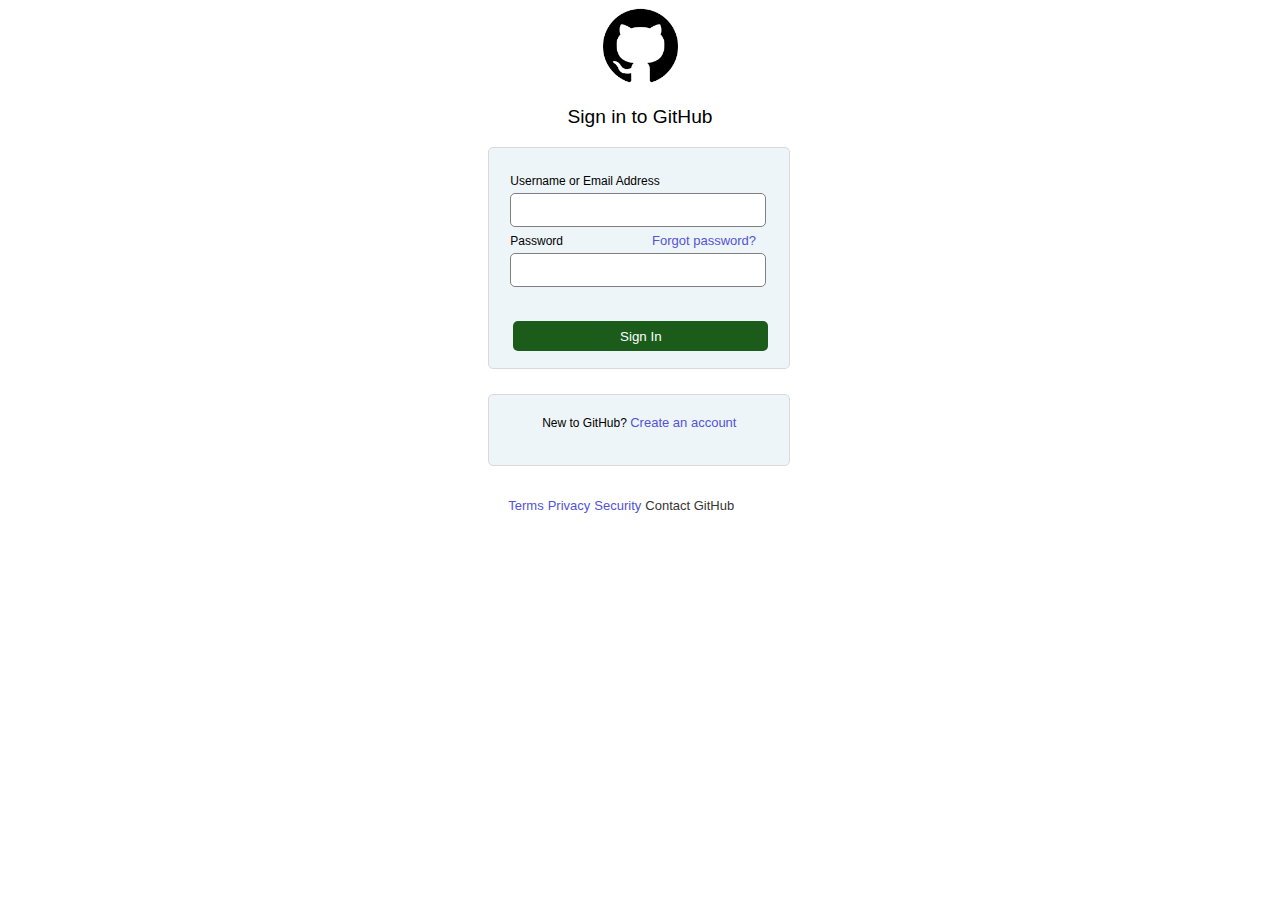
<file: web_lab_cycle _2/exp_5/git/index.html>
<!DOCTYPE html>
<html lang="en">
<head>
    <meta charset="UTF-8">
    <meta http-equiv="X-UA-Compatible" content="IE=edge">
    <meta name="viewport" content="width=device-width, initial-scale=1.0">
    <title>Document</title>
    <link rel="stylesheet" href="style.css">
</head>
<body>

    <center><img src="git.png"></center>
    <p id="para">Sign in to GitHub</p>
    <div id="div1">
    <div id="div2">
    <table align="center">
    <form action="">
        <tr>
            <td>
                <label for="">Username or Email Address</label>
            </td>
        </tr>
        <tr>
            <td>
                <input type="text">
            </td>
        </tr>

        <tr>
            <td>
                <label for="">Password</label>
                <a href="#" id="forgot">Forgot password?</a>
            </td>
            
        </tr>
        <tr>
            <td>
                <input type="password">
            </td>
        </tr>
        <tr>
            <td>
                <button>Sign In</button>
            </td>
        </tr>
     </form>
    </table>
    </div>

    <div id="div3">
        <p id="new">
            New to GitHub? <a href="">Create an account</a> 
        </p>
    </div>
    <div id="div4">
        <a href="">Terms</a>
        <a href="">Privacy</a>
        <a href="">Security</a>
        <a href="" id="cntct">Contact GitHub</a>
    </div>
    
   </div> 
   

</body>
</html>
</file>
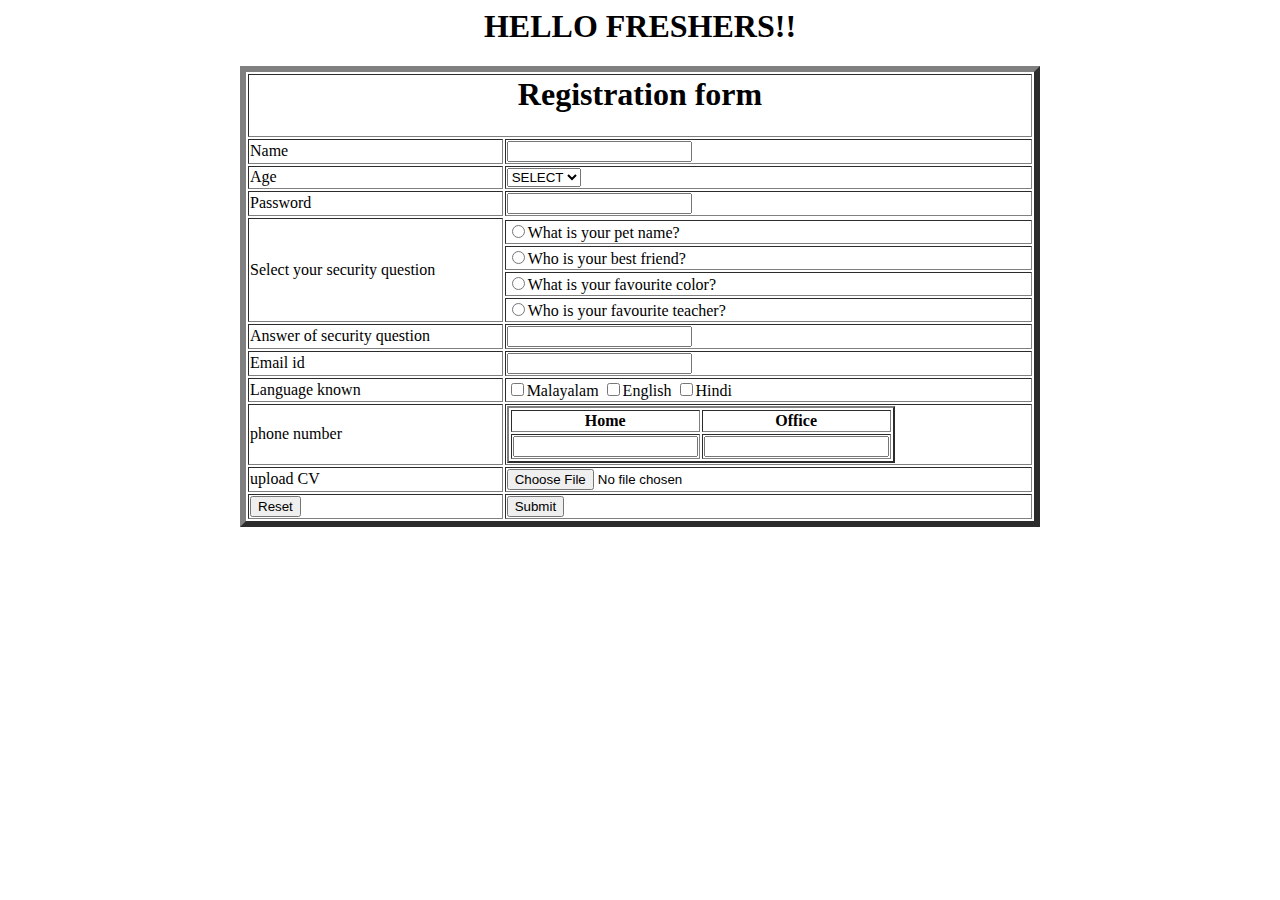
<file: form.html>
<html>
<head>
<title>Form</title>
</head>
<body bgcolor="white">
<font color="black">
<h1 align="center">HELLO FRESHERS!!<h1></font>
<form>
<table border="6" align="center" width="800px">
<tr>
<th colspan="2">
<h1>Registration form</h1>
</th>
</tr>
<tr>
<td> Name</td>
<td>
<input type="text"/>
</td>
</tr>
<tr>
<td>
Age</td>
<td>
<select name="SELECT">
<option>SELECT</option>
<option><18</option>
<option>>18</option>
</select>
</td>
</tr>
<tr>
<td>Password</td>
<td>
<input type="password">
</td>
</tr>
<tr>
<td rowspan="5">
Select your security question
</td>
</tr>
<tr>
<td>
<input type="radio"/>What is your pet name?
</td>
</tr>
<tr>
<td>
<input type="radio"/>Who is your best friend?
</td>
</tr>
<tr>
<td>
<input type="radio"/>What is your favourite color?
</td>
</tr>
<tr>
<td>
<input type="radio"/>Who is your favourite teacher?
</td>
</tr>
<tr>
<td>
Answer of security question</td>
<td>
<input type="text"/>
</td>
</tr>
<tr>
<td>
Email id</td>
<td>
<input type="text"/>
</td>
</tr>
<tr>
<td>
Language known</td>
<td>
<input type="checkbox">Malayalam</input>
<input type="checkbox">English</input>
<input type="checkbox">Hindi</input>
</td>
</tr>
<tr>
<td rowsan="3">
phone number</td>
<td>
<table border="2">
<tr>
 <th> Home </th>
 <th> Office</th>
</tr>
<tr>
<td><input type="text"/></td>
<td><input type="text"/></td>
</tr>
</table>
</td>
</tr>
<tr>
<td>
upload CV
</td>
<td>
<input type="file"/>
</td>
</tr>
<tr>
<td>
<input type="Reset" align="center"/>
</td>
<td>
<input type="submit" align="centre"/>
</td>
</tr>
</form>
</body>
</html>
</file>
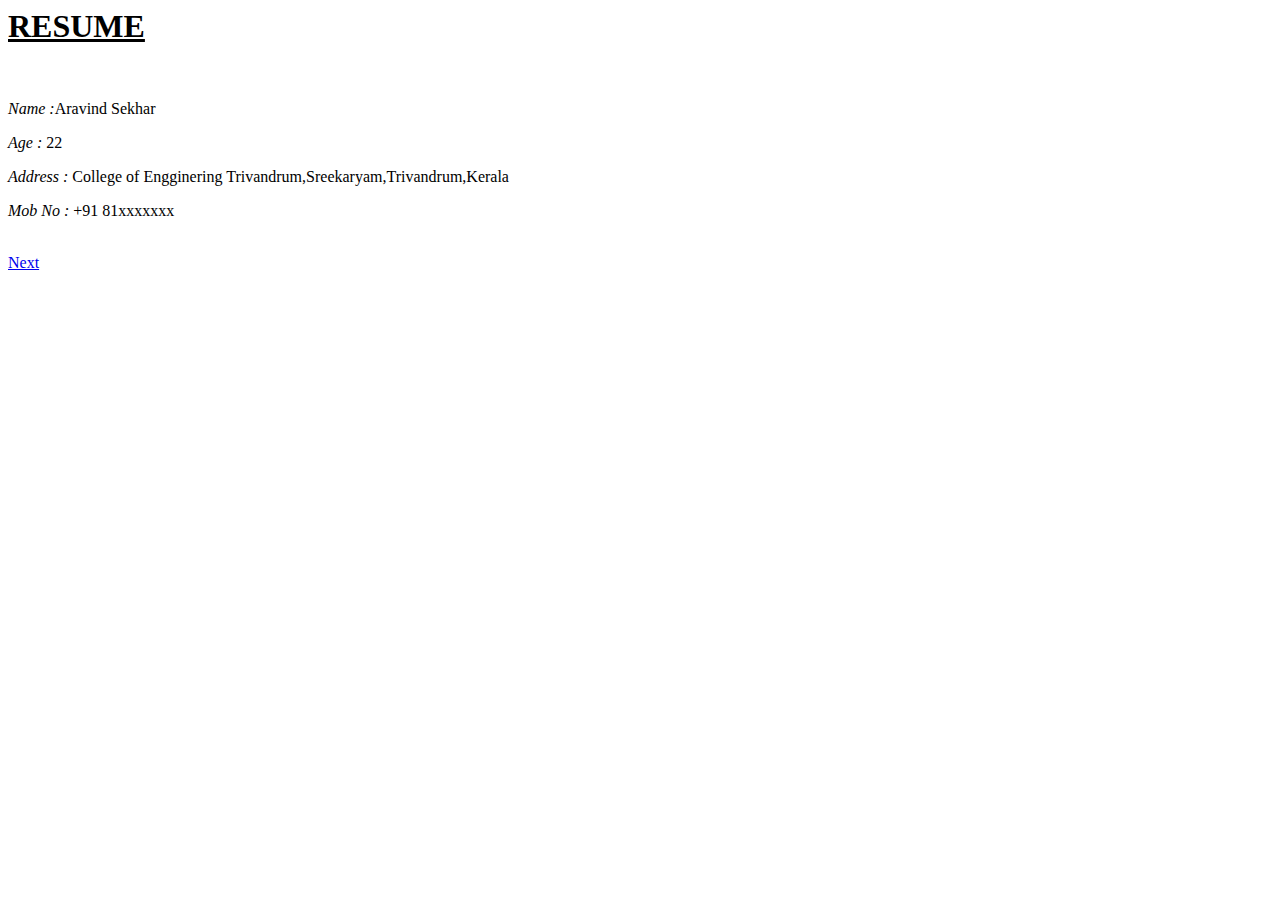
<file: exp3 Frames/test1.html>
<html>
<head>
<title>
Resume Page 1
</title>
</head>
<body>
<h1><b><u>RESUME</u></b></H1><br>
<P><I>Name :</i>Aravind Sekhar</P>
<P><I>Age :</i> 22 </P>
<P><I>Address :</i> College of Engginering Trivandrum,Sreekaryam,Trivandrum,Kerala</P>
<P><I>Mob No :</i> +91 81xxxxxxx</P><br>
<a href="test2.html">Next</a>
</body>
</html>
</file>
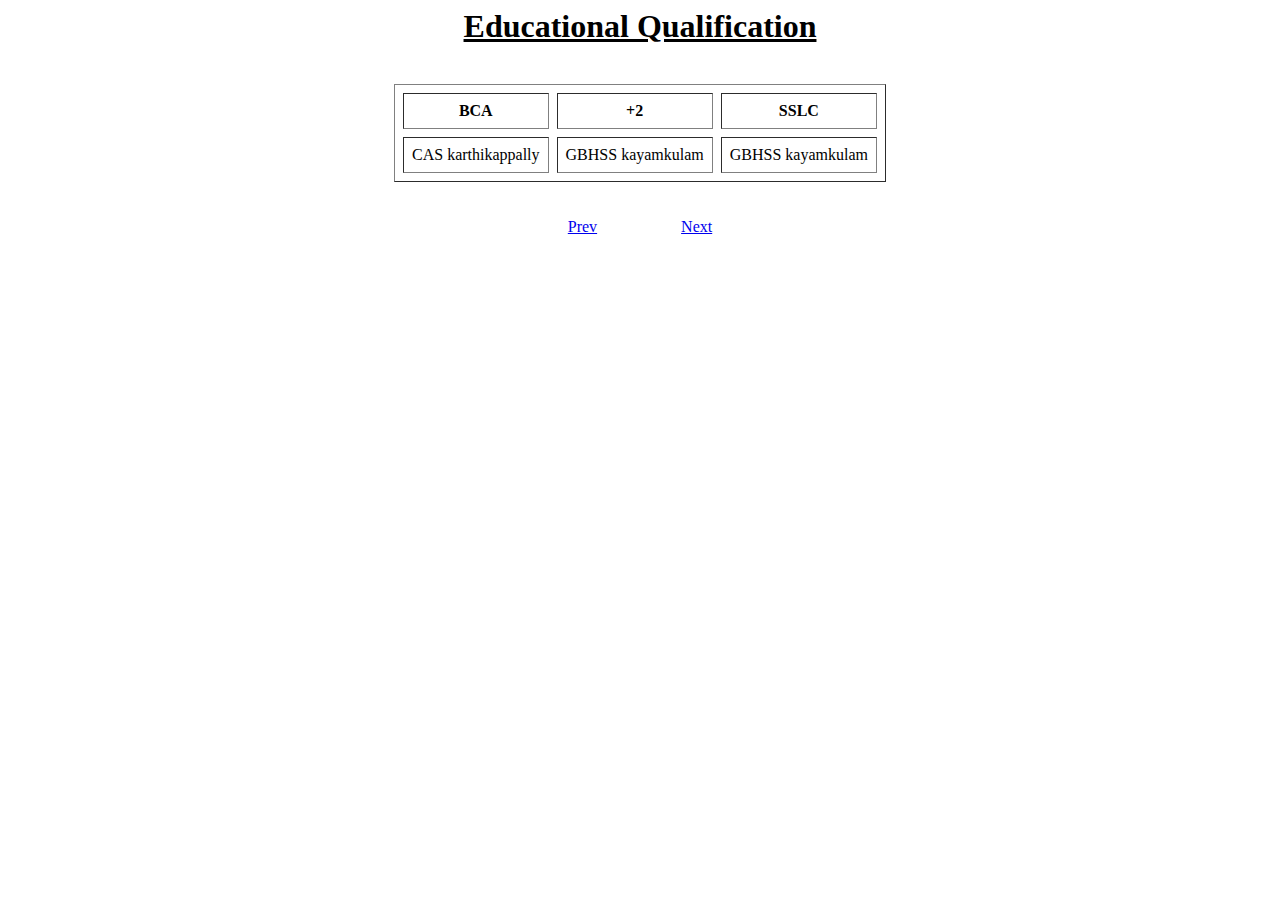
<file: exp3 Frames/test2.html>
<html>
<head>
<title>
Resume Page 2
</title></head>
<body>
<center>
<h1><u>Educational Qualification</u></h1><br>
 <table border="1"cellspacing="8" cellpadding="8">
  <tr>
    <th> BCA </th>
    <th>+2</th>
    <th>SSLC</th>
  </tr>
  <tr>
    <td>CAS karthikappally </td>
    <td>GBHSS kayamkulam</td>
<td>GBHSS kayamkulam </td>
  </tr>
</table><br><br>
<a href="test1.html">Prev</a> &nbsp&nbsp&nbsp&nbsp&nbsp&nbsp&nbsp&nbsp&nbsp&nbsp&nbsp&nbsp&nbsp&nbsp&nbsp&nbsp&nbsp&nbsp&nbsp&nbsp<a href="test3.html">Next</a> </center>
</body>
</html>
</file>
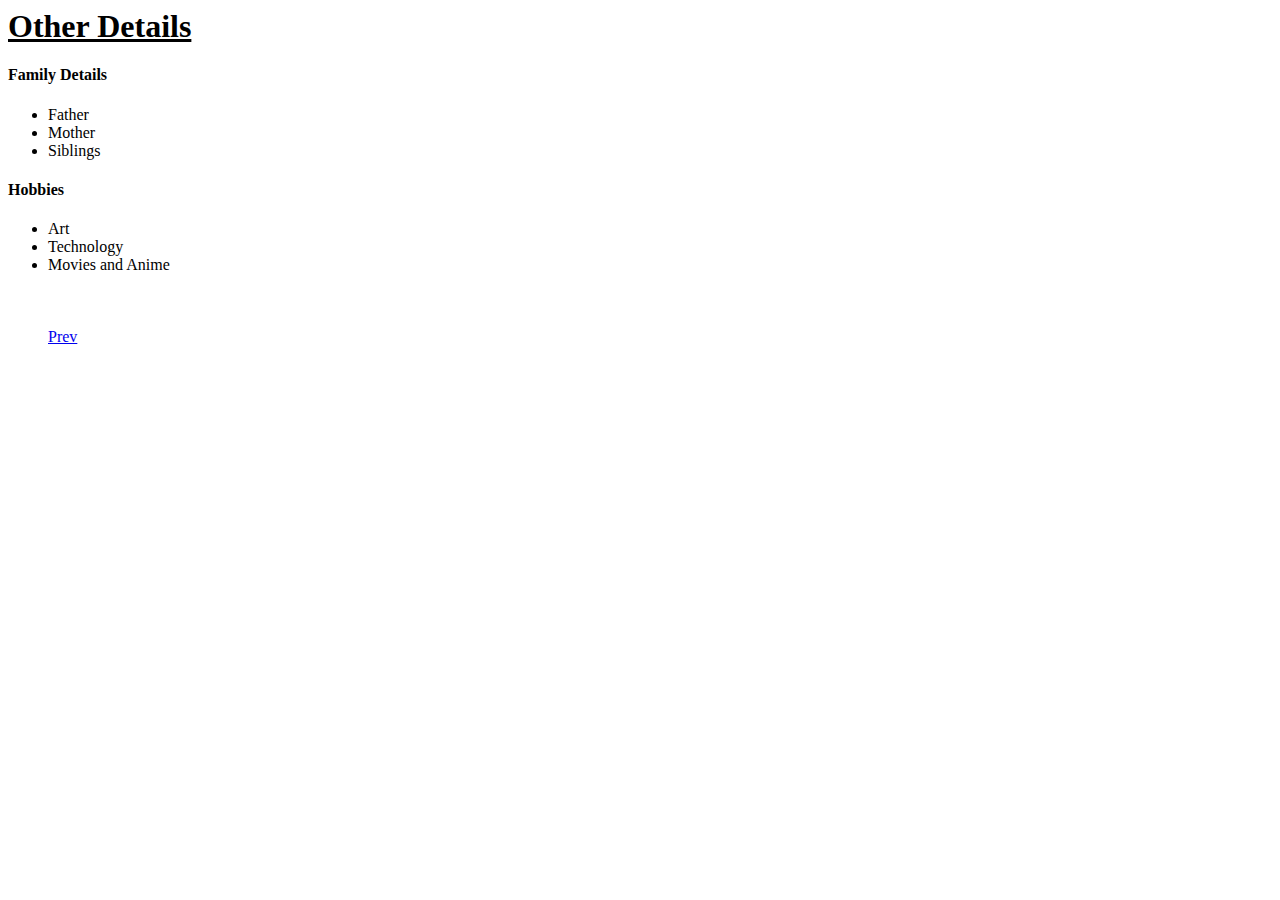
<file: exp3 Frames/test3.html>
<html>
<head>
<title>
Resume Page 3
</title></head>
<body>

<H1><u>Other Details</u></h1>
<h4>Family Details</h4>
<ul>
<li>Father</li>
<li>Mother</li>
<li>Siblings</li>
</ul>
<h4>Hobbies</h4>
<ul>
<li>Art</li>
<li>Technology</li>
<li>Movies and Anime</li><br><br><br>
<a href="test2.html">Prev</a>

</body>
</html>
</file>
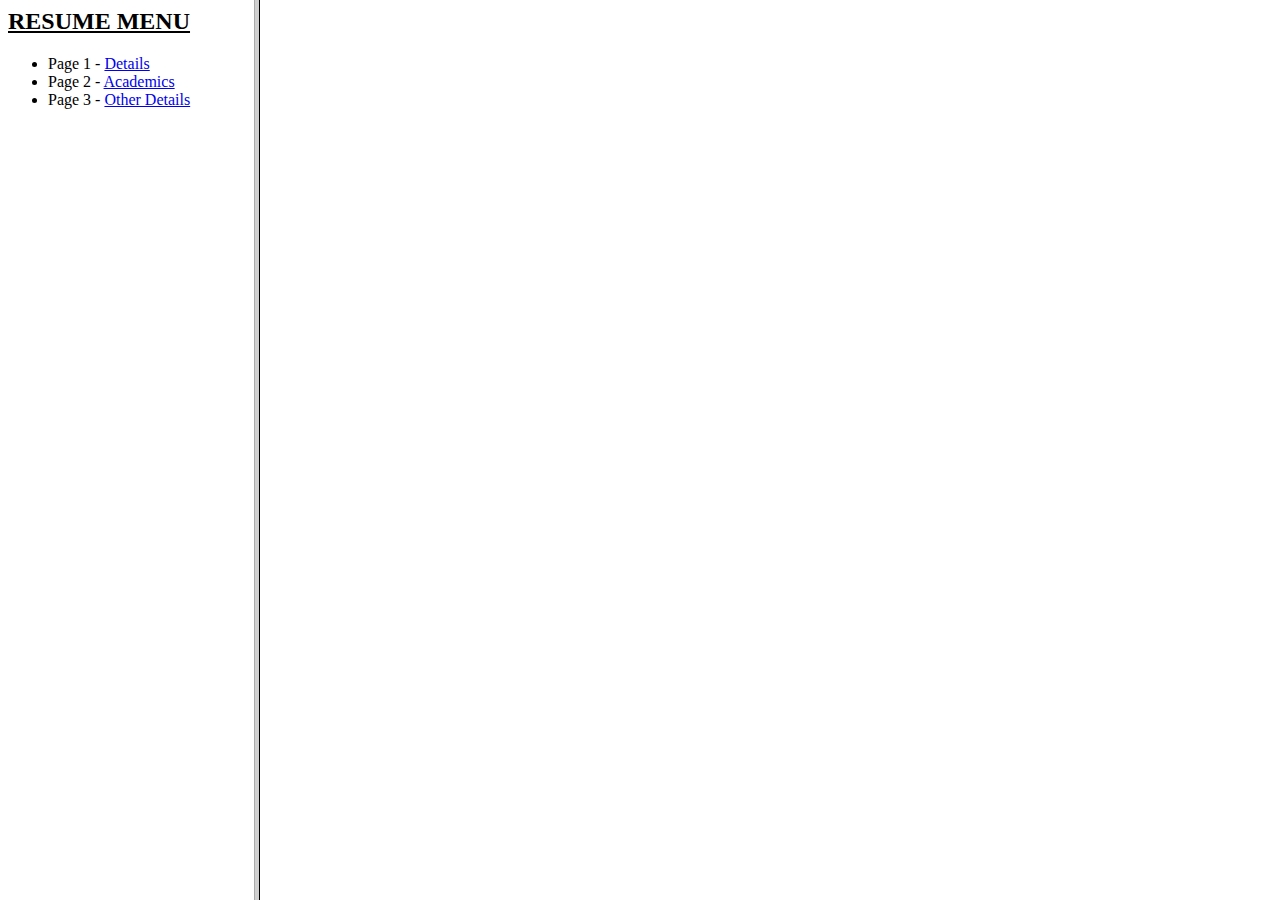
<file: exp3 Frames/test4frame.html>
<html>
 <head>
  <title>Frame Test</title>
 </head>
 
 <frameset cols="20%,80%">
  <frame name="a" src="test4frame-menu.html">
  <frame name="b" src=""> 
 </frameset>
 <body>
  <p>Frames not supported!</p>
 </body>
</html>
</file>
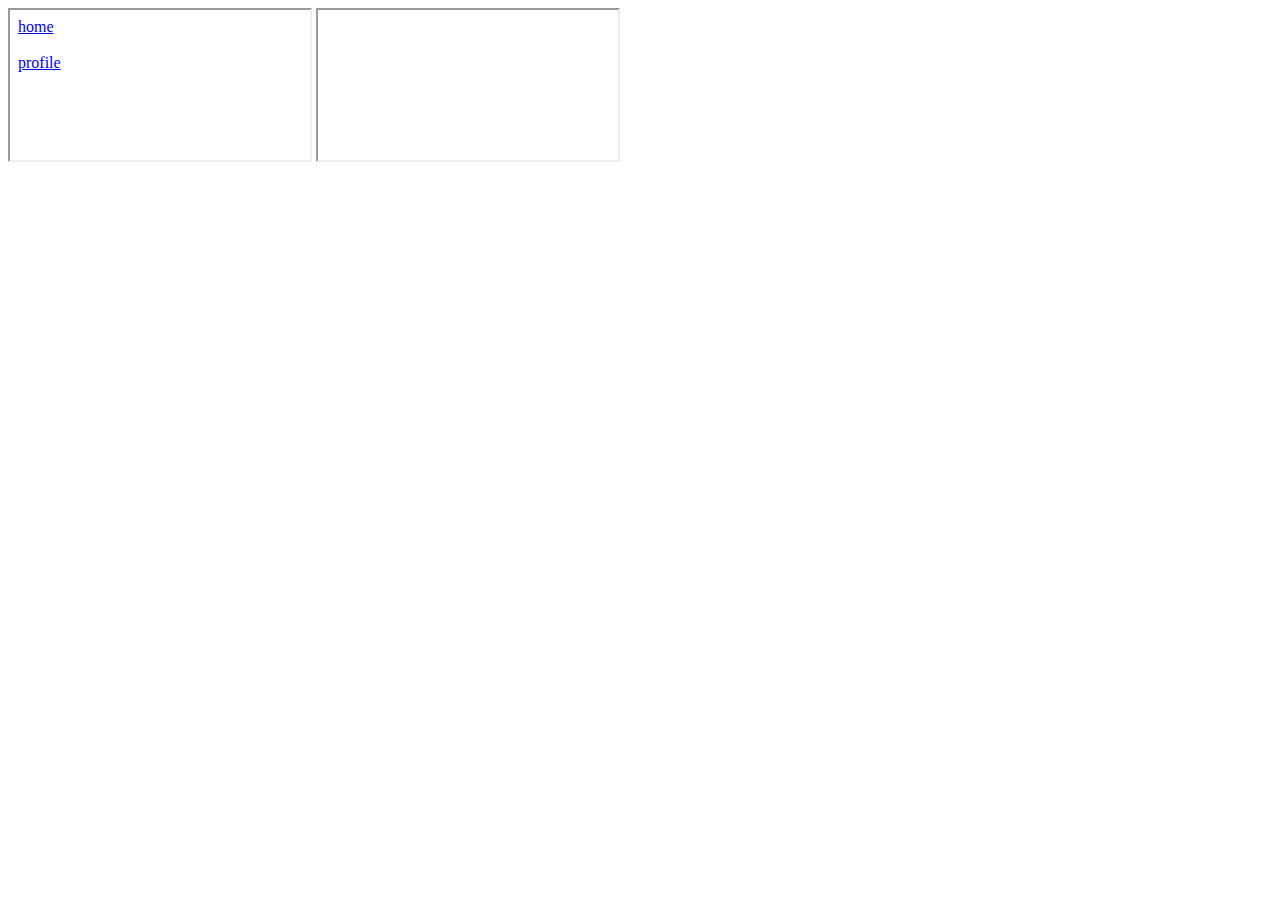
<file: New folder/iframe.html>
<!DOCTYPE html>
<html lang="en">
<head>
    <meta charset="UTF-8">
    <meta http-equiv="X-UA-Compatible" content="IE=edge">
    <meta name="viewport" content="width=device-width, initial-scale=1.0">
    <title>Document</title>
</head>
<body>
    <iframe src="indices.html" name="a"></iframe>
    <iframe src="" name="b"></iframe>
</body>
</html>
</file>
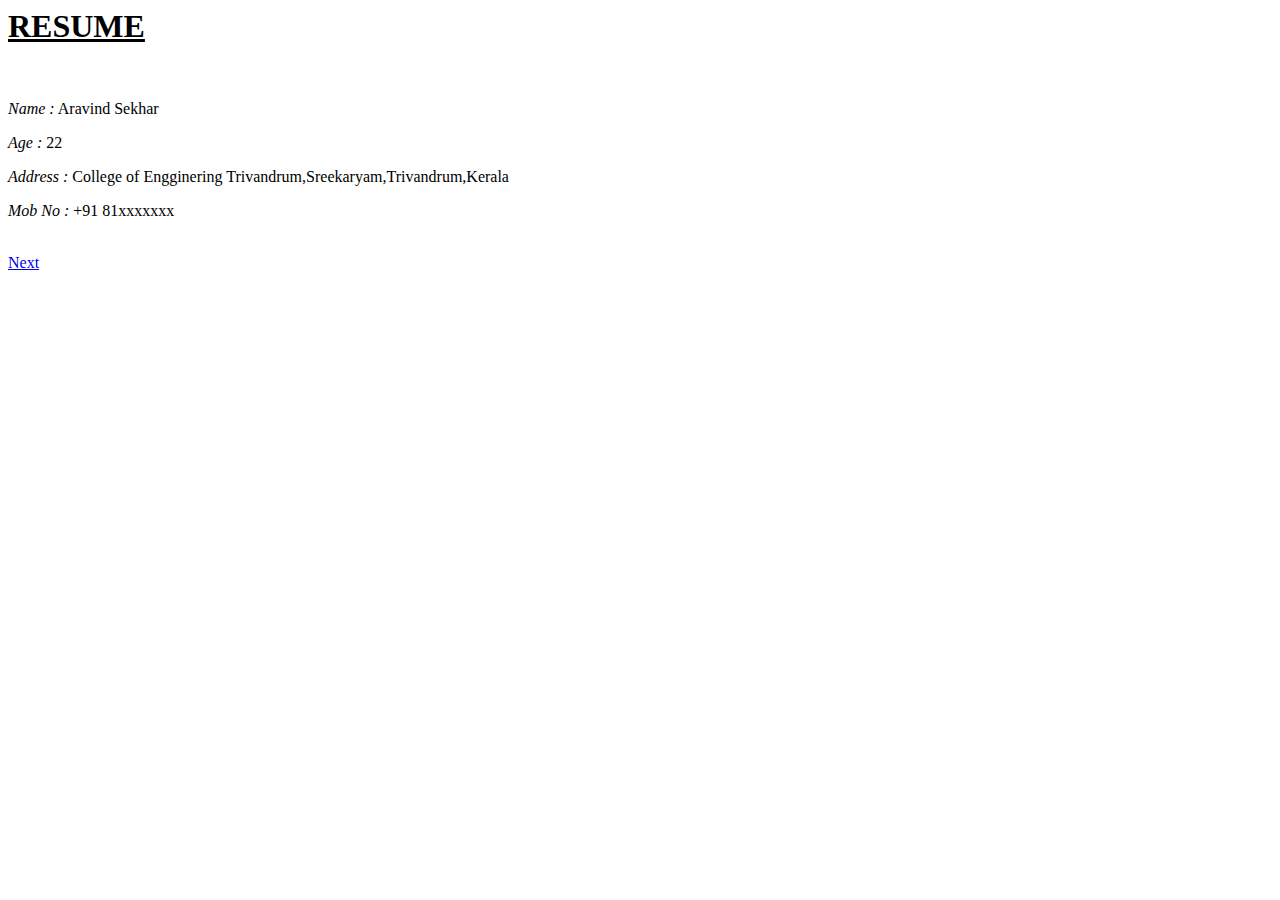
<file: exp3 Frames/iframe/test1.html>
<html>
<head>
<title>
Resume Page 1
</title>
</head>
<body>
<h1><b><u>RESUME</u></b></H1><br>
<P><I>Name :</i> Aravind Sekhar</P>
<P><I>Age :</i> 22 </P>
<P><I>Address :</i> College of Engginering Trivandrum,Sreekaryam,Trivandrum,Kerala</P>
<P><I>Mob No :</i> +91 81xxxxxxx</P><br>
<a href="test2.html">Next</a>
</body>
</html>
</file>
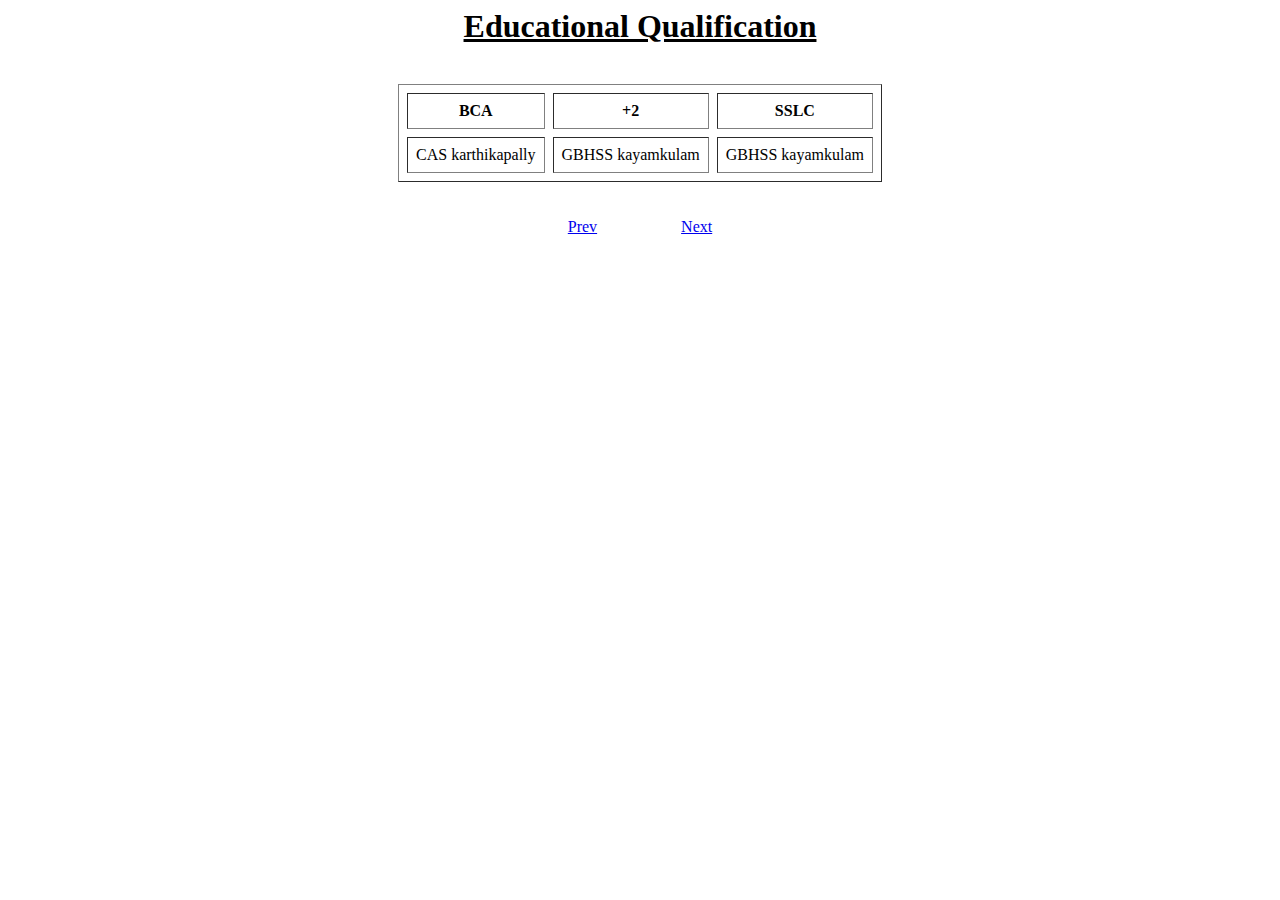
<file: exp3 Frames/iframe/test2.html>
<html>
<head>
<title>
Resume Page 2
</title></head>
<body>
<center>
<h1><u>Educational Qualification</u></h1><br>
 <table border="1"cellspacing="8" cellpadding="8">
  <tr>
    <th>BCA </th>
    <th>+2</th>
    <th>SSLC</th>
  </tr>
  <tr>
    <td>CAS karthikapally </td>
    <td>GBHSS kayamkulam</td>
<td>GBHSS kayamkulam</td>
  </tr>
</table><br><br>
<a href="test1.html">Prev</a> &nbsp&nbsp&nbsp&nbsp&nbsp&nbsp&nbsp&nbsp&nbsp&nbsp&nbsp&nbsp&nbsp&nbsp&nbsp&nbsp&nbsp&nbsp&nbsp&nbsp<a href="test3.html">Next</a> </center>
</body>
</html>
</file>
<file: web_lab_cycle _2/exp_5/git/style.css>
img{
    height: 75px;
    width: 75px;
}
#para{
    font-size: larger;
    font-family: 'Segoe UI', Tahoma, Geneva, Verdana, sans-serif;
    text-align: center;
}
table{
    align-items: center;
}
table{
    margin-top: 20px;
}
label{
    font-size: .75rem;
    font-family: 'Segoe UI', Tahoma, Geneva, Verdana, sans-serif;
}
input{
    height: 30px;
    width: 250px;
    border: 1px solid grey;
    border-radius: 5px;
}
button{
    height: 30px;
    width: 255px;
    background-color: rgb(27, 92, 27);
    color: white;
    border: none;
    border-radius: 5px;
    cursor: pointer;
    margin-left: 3px;
    margin-top: 30px;
}
button:hover{
    background-color: rgb(5, 66, 5);
}

#div1{
   margin-left: 38%; 
}
#forgot{
    margin-left: 85px;
}
a{
    text-decoration: none;
    color: rgb(83, 83, 216);
    font-size: small;
    font-family: 'Segoe UI', Tahoma, Geneva, Verdana, sans-serif;
}
#new{
    font-size: .75rem;
}

#div2{
    background-color: rgb(238, 245, 248);
    border-radius: 5px;
    border: 1px solid rgb(221, 216, 216);
    height: 220px;
    width: 300px;
}
#div3{
    background-color: rgb(238, 245, 248);
    border-radius: 5px;
    border: 1px solid rgb(221, 216, 216);
    height: 70px;
    width: 300px;
    text-align: center;
    margin-top: 25px;
}
#div3 p{
    margin-top: 20px;
}
#div4{
    margin-top: 30px;
    margin-left: 20px;
    position: relative;
}
#cntct{
    color: rgb(54, 52, 52);
}
p{
    font-family: 'Segoe UI', Tahoma, Geneva, Verdana, sans-serif;
}
</file>
